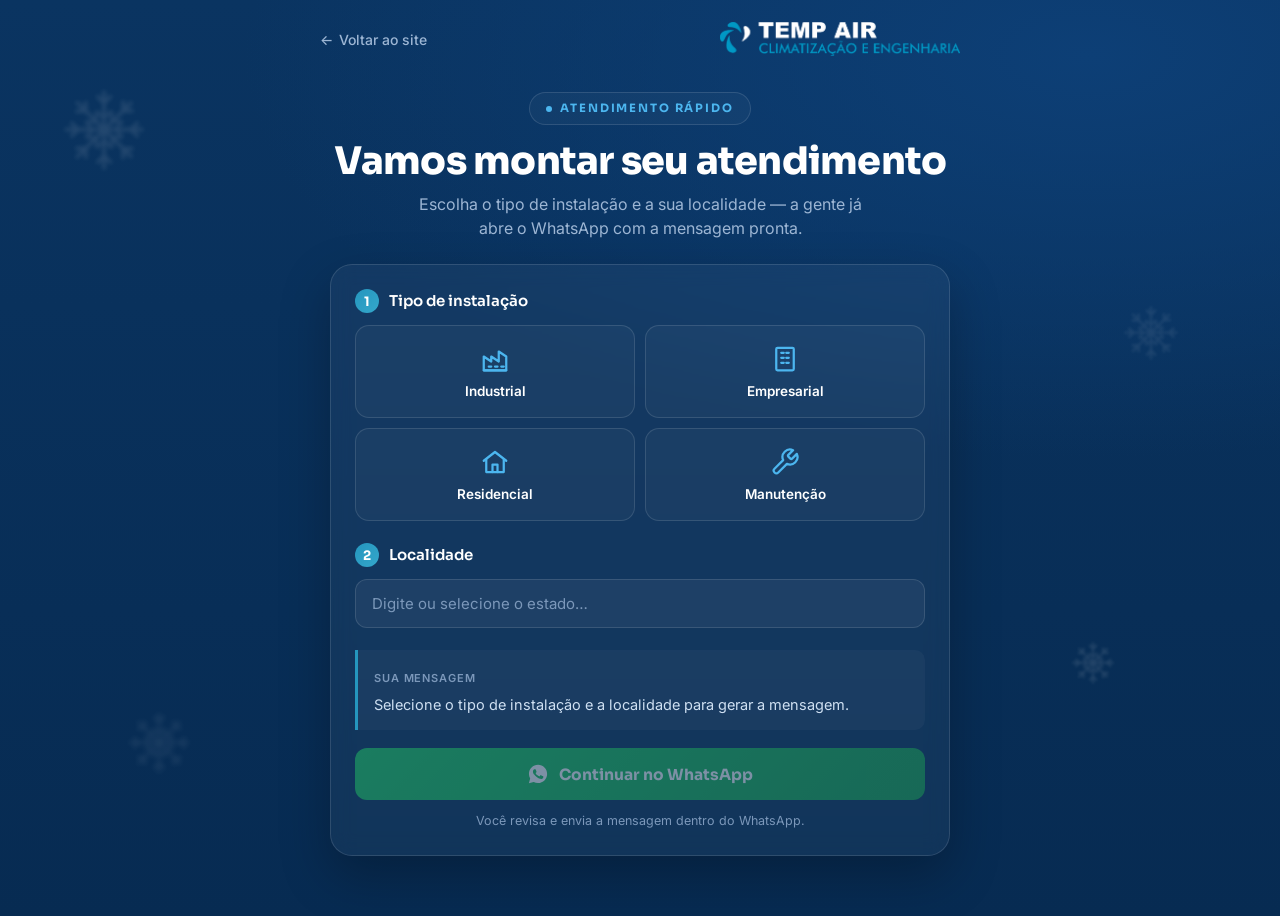
<file: orcamento.html>
<!DOCTYPE html>
<html lang="pt-BR">
<head>
  <meta charset="UTF-8">
  <meta name="viewport" content="width=device-width, initial-scale=1.0">
  <meta name="description" content="Monte seu atendimento Temp Air em segundos e fale direto no WhatsApp.">
  <title>Temp Air — Solicitar atendimento</title>
  <link rel="icon" type="image/png" href="midias/favicon.png">
  <link rel="preconnect" href="https://fonts.googleapis.com">
  <link rel="preconnect" href="https://fonts.gstatic.com" crossorigin>
  <link href="https://fonts.googleapis.com/css2?family=Sora:wght@600;700;800&family=Inter:wght@400;500;600&display=swap" rel="stylesheet">
  <style>
    :root{
      --navy-900:#072b52; --navy-800:#0a3461;
      --teal:#2596BE; --teal-2:#34A7CB; --accent:#4cb6ef;
      --ink:#fff; --muted:#9db6d4; --muted-2:#7c98ba;
      --line:rgba(255,255,255,.12);
      --wa:#25D366; --wa-dark:#1da851;
    }
    *{box-sizing:border-box;margin:0;padding:0}
    body{
      font-family:'Inter',system-ui,sans-serif; color:var(--ink); line-height:1.5;
      min-height:100vh; position:relative; overflow-x:hidden;
      background:
        radial-gradient(120% 80% at 85% 6%, #0d3f76 0%, rgba(13,63,118,0) 55%),
        linear-gradient(180deg, var(--navy-800) 0%, var(--navy-900) 100%);
    }
    /* flocos de neve (clima) */
    .snow{position:fixed; background:url("midias/snowflake-icon.svg") center/contain no-repeat; pointer-events:none; z-index:0;}
    .snow--1{top:10%; left:5%; width:80px; height:80px; opacity:.10; filter:blur(2px);}
    .snow--2{top:34%; right:8%; width:54px; height:54px; opacity:.08; filter:blur(1.5px);}
    .snow--3{bottom:14%; left:10%; width:62px; height:62px; opacity:.07; filter:blur(2.5px);}
    .snow--4{bottom:24%; right:13%; width:42px; height:42px; opacity:.11; filter:blur(1.5px);}

    .topbar{
      position:relative; z-index:2; display:flex; align-items:center; justify-content:space-between;
      max-width:680px; margin:0 auto; padding:22px 20px;
    }
    .topbar .logo{height:34px; width:auto; display:block;}
    .back{
      color:var(--muted); text-decoration:none; font-weight:500; font-size:14px;
      display:inline-flex; align-items:center; gap:6px; transition:color .2s;
    }
    .back:hover{color:#fff;}

    .wrap{position:relative; z-index:1; max-width:660px; margin:0 auto; padding:14px 20px 60px;}
    .intro{text-align:center; margin-bottom:24px;}
    .eyebrow{
      display:inline-flex; align-items:center; gap:8px;
      font-family:'Sora'; font-weight:700; font-size:11.5px; letter-spacing:.16em; text-transform:uppercase;
      color:var(--accent); padding:7px 16px; border:1px solid var(--line); border-radius:999px; background:rgba(255,255,255,.03);
    }
    .eyebrow::before{content:""; width:6px; height:6px; border-radius:50%; background:var(--accent);}
    h1{font-family:'Sora'; font-weight:800; letter-spacing:-.02em; font-size:clamp(26px,5.5vw,38px); line-height:1.08; margin:16px 0 10px;}
    .lead{color:var(--muted); font-size:clamp(14px,2vw,16px); max-width:460px; margin:0 auto;}

    .card{
      background:rgba(255,255,255,.045); border:1px solid var(--line); border-radius:22px; padding:24px;
      -webkit-backdrop-filter:blur(10px); backdrop-filter:blur(10px); box-shadow:0 20px 50px rgba(0,0,0,.25);
    }
    .step{margin-bottom:22px;}
    .step-label{display:flex; align-items:center; gap:10px; font-family:'Sora'; font-weight:600; font-size:15px; margin-bottom:12px;}
    .step-label .num{
      width:24px; height:24px; border-radius:50%; display:grid; place-items:center; flex:none;
      background:linear-gradient(135deg,var(--teal),var(--teal-2)); color:#fff; font-size:13px; font-weight:700;
    }

    .types{display:grid; grid-template-columns:repeat(2,1fr); gap:10px;}
    .type{
      display:flex; flex-direction:column; align-items:center; gap:9px; padding:18px 10px;
      border:1px solid var(--line); border-radius:14px; background:rgba(255,255,255,.03);
      color:var(--ink); cursor:pointer; font-family:inherit; font-size:13.5px; font-weight:600; text-align:center;
      transition:border-color .2s, background .2s, transform .2s;
    }
    .type svg{width:30px; height:30px; color:var(--accent); transition:color .2s;}
    .type:hover{border-color:rgba(76,182,239,.5); transform:translateY(-2px);}
    .type.selected{border-color:var(--accent); background:rgba(46,151,212,.16);}
    .type.selected svg{color:#fff;}

    .combo{position:relative;}
    #stateInput{
      width:100%; padding:14px 16px; font-size:15px; font-family:inherit; color:#fff;
      background:rgba(255,255,255,.05); border:1px solid var(--line); border-radius:12px; outline:none; transition:border-color .2s;
    }
    #stateInput::placeholder{color:var(--muted-2);}
    #stateInput:focus{border-color:var(--accent);}
    .combo-list{
      position:absolute; left:0; right:0; top:calc(100% + 6px); z-index:5; max-height:264px; overflow-y:auto;
      background:#0c3666; border:1px solid var(--line); border-radius:12px; box-shadow:0 16px 40px rgba(0,0,0,.45);
      list-style:none; padding:6px; display:none;
    }
    .combo-list.open{display:block;}
    .combo-opt{display:flex; align-items:center; gap:10px; padding:10px 12px; border:1px solid transparent; border-radius:8px; cursor:pointer; font-size:14.5px;}
    .combo-opt .uf{font-size:11px; font-weight:700; color:var(--accent); background:rgba(76,182,239,.14); padding:2px 7px; border-radius:6px; min-width:30px; text-align:center;}
    .combo-opt:hover, .combo-opt.active{background:rgba(46,151,212,.18);}
    /* Estados mais usados: borda de destaque + ícone de atalho */
    .combo-opt--fav{border-color:rgba(76,182,239,.5); background:rgba(46,151,212,.10);}
    .combo-opt--fav:last-of-type{margin-bottom:6px;}
    .combo-opt--fav:hover, .combo-opt--fav.active{background:rgba(46,151,212,.24); border-color:var(--accent);}
    .fav-ic{margin-left:auto; display:inline-flex; align-items:center;}
    .fav-ic svg{width:14px; height:14px; fill:var(--accent);}
    .combo-empty{padding:14px; color:var(--muted-2); font-size:14px; text-align:center;}

    .preview{margin-top:6px; padding:14px 16px; border-left:3px solid var(--teal); background:rgba(255,255,255,.03); border-radius:0 10px 10px 0;}
    .preview-label{font-size:11px; letter-spacing:.08em; text-transform:uppercase; color:var(--muted-2); font-weight:600;}
    #previewText{margin-top:6px; font-size:14.5px; color:#cfe0f2;}

    .send{
      margin-top:18px; width:100%; display:inline-flex; align-items:center; justify-content:center; gap:10px;
      padding:15px 20px; border:none; border-radius:12px; cursor:pointer;
      font-family:'Sora'; font-weight:700; font-size:15.5px; color:#fff;
      background:linear-gradient(135deg, var(--wa) 0%, var(--wa-dark) 100%);
      transition:transform .2s, filter .2s, opacity .2s;
    }
    .send svg{width:22px; height:22px; fill:#fff;}
    .send:not(:disabled):hover{transform:translateY(-2px); filter:brightness(1.05);}
    .send:disabled{opacity:.45; cursor:not-allowed;}
    .hint{margin-top:12px; font-size:12.5px; color:var(--muted-2); text-align:center;}

    @media (max-width:600px){
      .topbar .logo{height:26px;}
    }
    @media (max-width:470px){
      .types{grid-template-columns:1fr;}
      .type{flex-direction:row; justify-content:flex-start; gap:14px; padding:14px 16px;}
      .type svg{width:26px; height:26px;}
    }
  </style>
</head>
<body>
  <span class="snow snow--1" aria-hidden="true"></span>
  <span class="snow snow--2" aria-hidden="true"></span>
  <span class="snow snow--3" aria-hidden="true"></span>
  <span class="snow snow--4" aria-hidden="true"></span>

  <header class="topbar">
    <a class="back" href="index.html"><span aria-hidden="true">←</span> Voltar ao site</a>
    <img class="logo" src="midias/logo2.PNG" alt="Temp Air">
  </header>

  <div class="wrap">
    <div class="intro">
      <span class="eyebrow">Atendimento rápido</span>
      <h1>Vamos montar seu atendimento</h1>
      <p class="lead">Escolha o tipo de instalação e a sua localidade — a gente já abre o WhatsApp com a mensagem pronta.</p>
    </div>

    <div class="card">
      <div class="step">
        <div class="step-label"><span class="num">1</span> Tipo de instalação</div>
        <div class="types" id="types" role="group" aria-label="Tipo de instalação">
          <button class="type" type="button" data-tipo="industriais" aria-pressed="false">
            <svg viewBox="0 0 24 24" fill="none" stroke="currentColor" stroke-width="1.8" stroke-linecap="round" stroke-linejoin="round" aria-hidden="true"><path d="M3 21V10l6 4V10l6 4V6l6 4v11z"/><path d="M3 21h18"/><path d="M7 18h2M12 18h2M17 18h2"/></svg>
            <span>Industrial</span>
          </button>
          <button class="type" type="button" data-tipo="empresariais" aria-pressed="false">
            <svg viewBox="0 0 24 24" fill="none" stroke="currentColor" stroke-width="1.8" stroke-linecap="round" stroke-linejoin="round" aria-hidden="true"><rect x="5" y="3" width="14" height="18" rx="1"/><path d="M9 7h2M13 7h2M9 11h2M13 11h2M9 15h2M13 15h2"/></svg>
            <span>Empresarial</span>
          </button>
          <button class="type" type="button" data-tipo="residenciais" aria-pressed="false">
            <svg viewBox="0 0 24 24" fill="none" stroke="currentColor" stroke-width="1.8" stroke-linecap="round" stroke-linejoin="round" aria-hidden="true"><path d="M3 11l9-7 9 7"/><path d="M5 10v10h14V10"/><path d="M10 20v-6h4v6"/></svg>
            <span>Residencial</span>
          </button>
          <button class="type" type="button" data-tipo="manutencao" aria-pressed="false">
            <svg viewBox="0 0 24 24" fill="none" stroke="currentColor" stroke-width="1.8" stroke-linecap="round" stroke-linejoin="round" aria-hidden="true"><path d="M14.7 6.3a1 1 0 0 0 0 1.4l1.6 1.6a1 1 0 0 0 1.4 0l3.77-3.77a6 6 0 0 1-7.94 7.94l-6.91 6.91a2.12 2.12 0 0 1-3-3l6.91-6.91a6 6 0 0 1 7.94-7.94l-3.76 3.76z"/></svg>
            <span>Manutenção</span>
          </button>
        </div>
      </div>

      <div class="step">
        <div class="step-label"><span class="num">2</span> Localidade</div>
        <div class="combo" id="combo">
          <input type="text" id="stateInput" placeholder="Digite ou selecione o estado…" autocomplete="off"
                 role="combobox" aria-expanded="false" aria-controls="stateList" aria-autocomplete="list">
          <ul class="combo-list" id="stateList" role="listbox" aria-label="Estados"></ul>
        </div>
      </div>

      <div class="preview">
        <span class="preview-label">Sua mensagem</span>
        <p id="previewText">Selecione o tipo de instalação e a localidade para gerar a mensagem.</p>
      </div>

      <button class="send" id="send" type="button" disabled>
        <svg viewBox="0 0 24 24" aria-hidden="true"><path d="M12.04 2c-5.46 0-9.91 4.45-9.91 9.91 0 1.75.46 3.45 1.32 4.95L2.05 22l5.25-1.38c1.45.79 3.08 1.21 4.74 1.21 5.46 0 9.91-4.45 9.91-9.91S17.5 2 12.04 2zm5.8 14.01c-.24.68-1.4 1.3-1.93 1.38-.49.07-1.11.1-1.79-.11-.41-.13-.94-.31-1.62-.6-2.85-1.23-4.71-4.1-4.85-4.29-.14-.19-1.16-1.54-1.16-2.94s.73-2.08 1-2.37c.26-.29.57-.36.76-.36.18 0 .38 0 .55.01.18.01.41-.07.64.49.24.57.81 1.97.88 2.11.07.14.12.31.02.49-.09.18-.14.29-.28.45-.14.16-.29.36-.41.48-.14.14-.28.29-.12.57.16.27.71 1.17 1.52 1.9 1.05.93 1.93 1.22 2.21 1.36.28.14.44.12.6-.07.16-.19.69-.81.88-1.08.18-.27.37-.23.62-.14.25.09 1.6.76 1.87.9.28.14.46.21.53.32.07.12.07.66-.17 1.34z"/></svg>
        Continuar no WhatsApp
      </button>
      <p class="hint">Você revisa e envia a mensagem dentro do WhatsApp.</p>
    </div>
  </div>

  <script>
    (function () {
      var WA = '5521988792467';
      var STATES = [
        /* Mais usados — aparecem primeiro, com destaque */
        { uf:'RJ', nome:'Rio de Janeiro', loc:'no Rio de Janeiro', fav:true },
        { uf:'SP', nome:'São Paulo', loc:'em São Paulo', fav:true },
        { uf:'DF', nome:'Distrito Federal', loc:'no Distrito Federal', fav:true },
        { uf:'ES', nome:'Espírito Santo', loc:'no Espírito Santo', fav:true },
        /* Demais estados (ordem alfabética) */
        { uf:'AC', nome:'Acre', loc:'no Acre' },
        { uf:'AL', nome:'Alagoas', loc:'em Alagoas' },
        { uf:'AP', nome:'Amapá', loc:'no Amapá' },
        { uf:'AM', nome:'Amazonas', loc:'no Amazonas' },
        { uf:'BA', nome:'Bahia', loc:'na Bahia' },
        { uf:'CE', nome:'Ceará', loc:'no Ceará' },
        { uf:'GO', nome:'Goiás', loc:'em Goiás' },
        { uf:'MA', nome:'Maranhão', loc:'no Maranhão' },
        { uf:'MT', nome:'Mato Grosso', loc:'no Mato Grosso' },
        { uf:'MS', nome:'Mato Grosso do Sul', loc:'no Mato Grosso do Sul' },
        { uf:'MG', nome:'Minas Gerais', loc:'em Minas Gerais' },
        { uf:'PA', nome:'Pará', loc:'no Pará' },
        { uf:'PB', nome:'Paraíba', loc:'na Paraíba' },
        { uf:'PR', nome:'Paraná', loc:'no Paraná' },
        { uf:'PE', nome:'Pernambuco', loc:'em Pernambuco' },
        { uf:'PI', nome:'Piauí', loc:'no Piauí' },
        { uf:'RN', nome:'Rio Grande do Norte', loc:'no Rio Grande do Norte' },
        { uf:'RS', nome:'Rio Grande do Sul', loc:'no Rio Grande do Sul' },
        { uf:'RO', nome:'Rondônia', loc:'em Rondônia' },
        { uf:'RR', nome:'Roraima', loc:'em Roraima' },
        { uf:'SC', nome:'Santa Catarina', loc:'em Santa Catarina' },
        { uf:'SE', nome:'Sergipe', loc:'em Sergipe' },
        { uf:'TO', nome:'Tocantins', loc:'no Tocantins' }
      ];

      var tipo = null;     // industriais | empresariais | residenciais | manutencao
      var estado = null;   // objeto do estado selecionado

      /* ---- Tipo de instalação ---- */
      var typeBtns = document.querySelectorAll('.type');
      Array.prototype.forEach.call(typeBtns, function (btn) {
        btn.addEventListener('click', function () {
          Array.prototype.forEach.call(typeBtns, function (b) {
            b.classList.remove('selected'); b.setAttribute('aria-pressed', 'false');
          });
          btn.classList.add('selected'); btn.setAttribute('aria-pressed', 'true');
          tipo = btn.getAttribute('data-tipo');
          update();
        });
      });

      /* ---- Combobox de estados (busca com digitação) ---- */
      var combo = document.getElementById('combo');
      var input = document.getElementById('stateInput');
      var list = document.getElementById('stateList');
      var current = STATES.slice();
      var activeIndex = -1;

      function norm(s) { return s.normalize('NFD').replace(/[̀-ͯ]/g, '').toLowerCase(); }

      function render(filter) {
        var q = norm(filter || '');
        current = STATES.filter(function (s) {
          return norm(s.nome).indexOf(q) >= 0 || norm(s.uf).indexOf(q) >= 0;
        });
        list.innerHTML = '';
        activeIndex = -1;
        if (!current.length) {
          var empty = document.createElement('li');
          empty.className = 'combo-empty';
          empty.textContent = 'Nenhum estado encontrado';
          list.appendChild(empty);
          return;
        }
        current.forEach(function (s) {
          var li = document.createElement('li');
          li.className = s.fav ? 'combo-opt combo-opt--fav' : 'combo-opt';
          li.setAttribute('role', 'option');
          var uf = document.createElement('span'); uf.className = 'uf'; uf.textContent = s.uf;
          var nm = document.createElement('span'); nm.textContent = s.nome;
          li.appendChild(uf); li.appendChild(nm);
          if (s.fav) {
            var ic = document.createElement('span');
            ic.className = 'fav-ic';
            ic.title = 'Atalho · mais usado';
            ic.innerHTML = '<svg viewBox="0 0 24 24" aria-hidden="true"><path d="M13 2 3 14h7l-1 8 10-12h-7l1-8z"/></svg>';
            li.appendChild(ic);
          }
          li.addEventListener('mousedown', function (e) { e.preventDefault(); choose(s); });
          list.appendChild(li);
        });
      }
      function openList() { list.classList.add('open'); input.setAttribute('aria-expanded', 'true'); }
      function closeList() { list.classList.remove('open'); input.setAttribute('aria-expanded', 'false'); activeIndex = -1; }
      function choose(s) { estado = s; input.value = s.nome; closeList(); update(); }
      function highlight() {
        var opts = list.querySelectorAll('.combo-opt');
        Array.prototype.forEach.call(opts, function (o, i) { o.classList.toggle('active', i === activeIndex); });
        if (activeIndex >= 0 && opts[activeIndex]) opts[activeIndex].scrollIntoView({ block: 'nearest' });
      }

      input.addEventListener('focus', function () { render(input.value); openList(); });
      input.addEventListener('input', function () { estado = null; render(input.value); openList(); update(); });
      input.addEventListener('keydown', function (e) {
        if (e.key === 'ArrowDown') { e.preventDefault(); if (!list.classList.contains('open')) { render(input.value); openList(); } activeIndex = Math.min(activeIndex + 1, current.length - 1); highlight(); }
        else if (e.key === 'ArrowUp') { e.preventDefault(); activeIndex = Math.max(activeIndex - 1, 0); highlight(); }
        else if (e.key === 'Enter') { if (activeIndex >= 0 && current[activeIndex]) { e.preventDefault(); choose(current[activeIndex]); } }
        else if (e.key === 'Escape') { closeList(); }
      });
      document.addEventListener('click', function (e) { if (!combo.contains(e.target)) closeList(); });

      /* ---- Mensagem + envio ---- */
      var previewText = document.getElementById('previewText');
      var send = document.getElementById('send');
      function message() {
        var assunto = (tipo === 'manutencao')
          ? 'serviços de manutenção'
          : 'instalações ' + tipo;
        return 'Olá! Vim pelo site de vocês e quero mais informações a respeito de ' + assunto + ' ' + estado.loc + '.';
      }
      function update() {
        if (tipo && estado) {
          previewText.textContent = message();
          send.disabled = false;
        } else {
          previewText.textContent = 'Selecione o tipo de instalação e a localidade para gerar a mensagem.';
          send.disabled = true;
        }
      }
      send.addEventListener('click', function () {
        if (!tipo || !estado) return;
        window.location.href = 'https://wa.me/' + WA + '?text=' + encodeURIComponent(message());
      });

      render('');
      update();
    })();
  </script>
</body>
</html>
</file>
